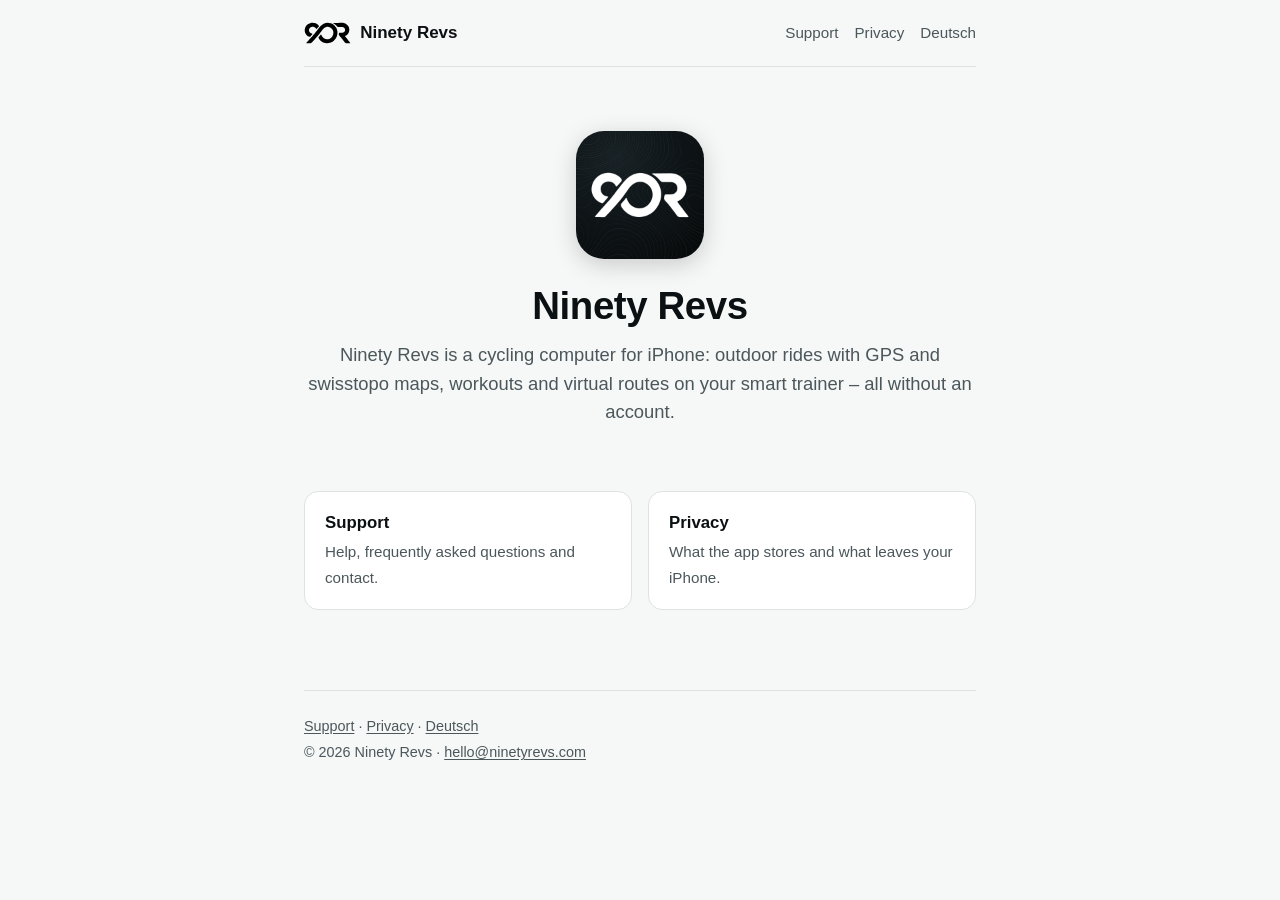
<file: index.html>
<!doctype html>
<html lang="en">
<head>
<meta charset="utf-8">
<meta name="viewport" content="width=device-width, initial-scale=1, viewport-fit=cover">
<title>Ninety Revs</title>
<meta name="description" content="Ninety Revs is a cycling computer for iPhone: outdoor rides with GPS and swisstopo maps, workouts and virtual routes on your smart trainer – all without an account.">
<meta name="color-scheme" content="light dark">
<link rel="stylesheet" href="assets/site.css">
<link rel="icon" href="favicon.png" type="image/png">
<link rel="apple-touch-icon" href="apple-touch-icon.png">
<link rel="alternate" hreflang="en" href="https://ninetyrevs.com/">
<link rel="alternate" hreflang="de" href="https://ninetyrevs.com/de/">
<link rel="canonical" href="https://ninetyrevs.com/">
</head>
<body>
<div class="wrap">
<header class="site">
  <a class="brand" href="./" aria-current="page"><picture><source srcset="assets/90r-white.svg" media="(prefers-color-scheme: dark)"><img src="assets/90r-black.svg" alt="" width="47" height="22"></picture>Ninety Revs</a>
  <nav class="site" aria-label="Main">
    <a href="support/">Support</a>
    <a href="privacy/">Privacy</a>
    <a href="de/" hreflang="de" lang="de">Deutsch</a>
  </nav>
</header>
<main>
<section class="hero">
  <img class="icon" src="assets/app-icon-384.png" alt="Ninety Revs app icon" width="128" height="128">
  <h1>Ninety Revs</h1>
  <p class="lead">Ninety Revs is a cycling computer for iPhone: outdoor rides with GPS and swisstopo maps, workouts and virtual routes on your smart trainer – all without an account.</p>
</section>
<div class="cards">
  <a class="card" href="support/"><strong>Support</strong><span>Help, frequently asked questions and contact.</span></a>
  <a class="card" href="privacy/"><strong>Privacy</strong><span>What the app stores and what leaves your iPhone.</span></a>
</div>
</main>
<footer class="site">
  <p><a href="support/">Support</a> · <a href="privacy/">Privacy</a> · <a href="de/" hreflang="de" lang="de">Deutsch</a></p>
  <p>© 2026 Ninety Revs · <a href="mailto:hello@ninetyrevs.com">hello@ninetyrevs.com</a></p>
</footer>
</div>
</body>
</html>
</file>
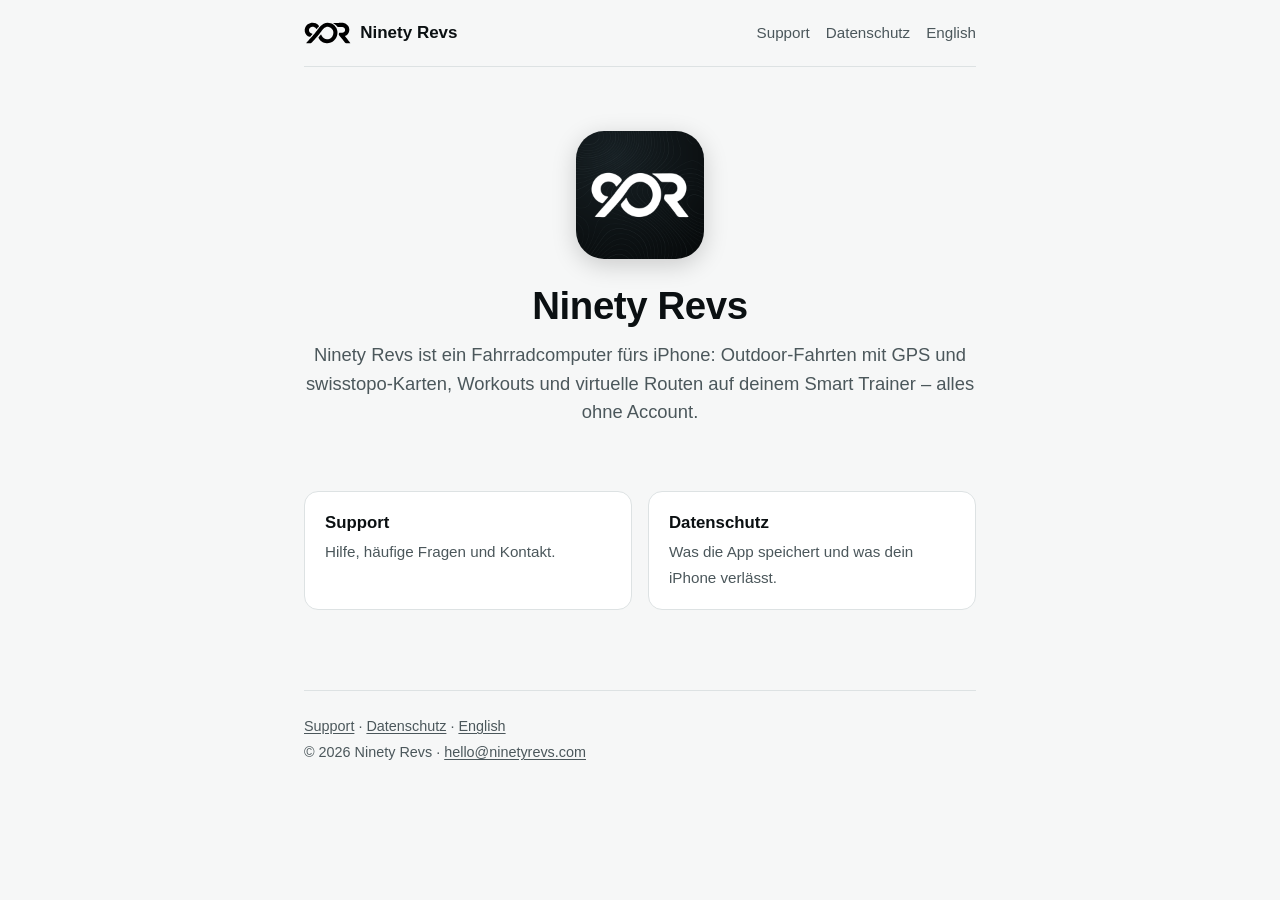
<file: de/index.html>
<!doctype html>
<html lang="de">
<head>
<meta charset="utf-8">
<meta name="viewport" content="width=device-width, initial-scale=1, viewport-fit=cover">
<title>Ninety Revs</title>
<meta name="description" content="Ninety Revs ist ein Fahrradcomputer fürs iPhone: Outdoor-Fahrten mit GPS und swisstopo-Karten, Workouts und virtuelle Routen auf deinem Smart Trainer – alles ohne Account.">
<meta name="color-scheme" content="light dark">
<link rel="stylesheet" href="../assets/site.css">
<link rel="icon" href="../favicon.png" type="image/png">
<link rel="apple-touch-icon" href="../apple-touch-icon.png">
<link rel="alternate" hreflang="en" href="https://ninetyrevs.com/">
<link rel="alternate" hreflang="de" href="https://ninetyrevs.com/de/">
<link rel="canonical" href="https://ninetyrevs.com/de/">
</head>
<body>
<div class="wrap">
<header class="site">
  <a class="brand" href="./" aria-current="page"><picture><source srcset="../assets/90r-white.svg" media="(prefers-color-scheme: dark)"><img src="../assets/90r-black.svg" alt="" width="47" height="22"></picture>Ninety Revs</a>
  <nav class="site" aria-label="Hauptnavigation">
    <a href="support/">Support</a>
    <a href="privacy/">Datenschutz</a>
    <a href="../" hreflang="en" lang="en">English</a>
  </nav>
</header>
<main>
<section class="hero">
  <img class="icon" src="../assets/app-icon-384.png" alt="App-Icon von Ninety Revs" width="128" height="128">
  <h1>Ninety Revs</h1>
  <p class="lead">Ninety Revs ist ein Fahrradcomputer fürs iPhone: Outdoor-Fahrten mit GPS und swisstopo-Karten, Workouts und virtuelle Routen auf deinem Smart Trainer – alles ohne Account.</p>
</section>
<div class="cards">
  <a class="card" href="support/"><strong>Support</strong><span>Hilfe, häufige Fragen und Kontakt.</span></a>
  <a class="card" href="privacy/"><strong>Datenschutz</strong><span>Was die App speichert und was dein iPhone verlässt.</span></a>
</div>
</main>
<footer class="site">
  <p><a href="support/">Support</a> · <a href="privacy/">Datenschutz</a> · <a href="../" hreflang="en" lang="en">English</a></p>
  <p>© 2026 Ninety Revs · <a href="mailto:hello@ninetyrevs.com">hello@ninetyrevs.com</a></p>
</footer>
</div>
</body>
</html>
</file>
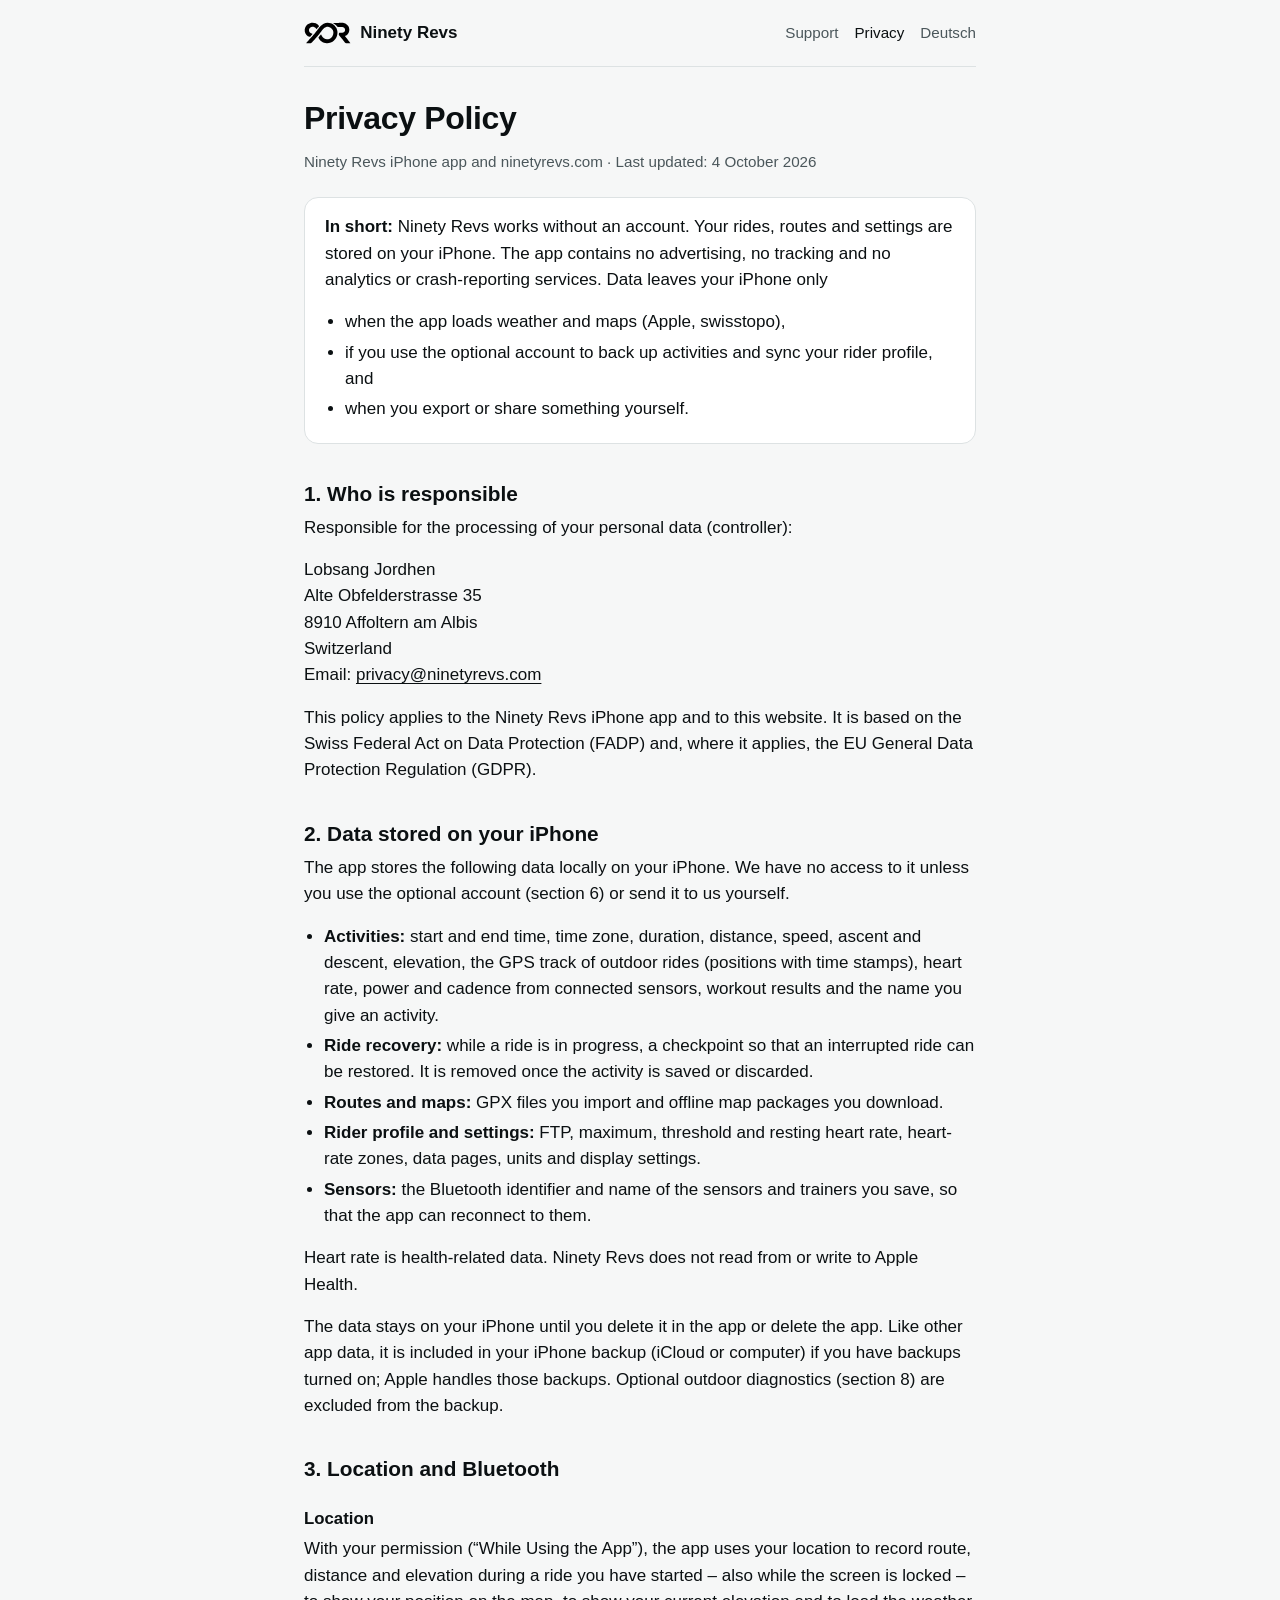
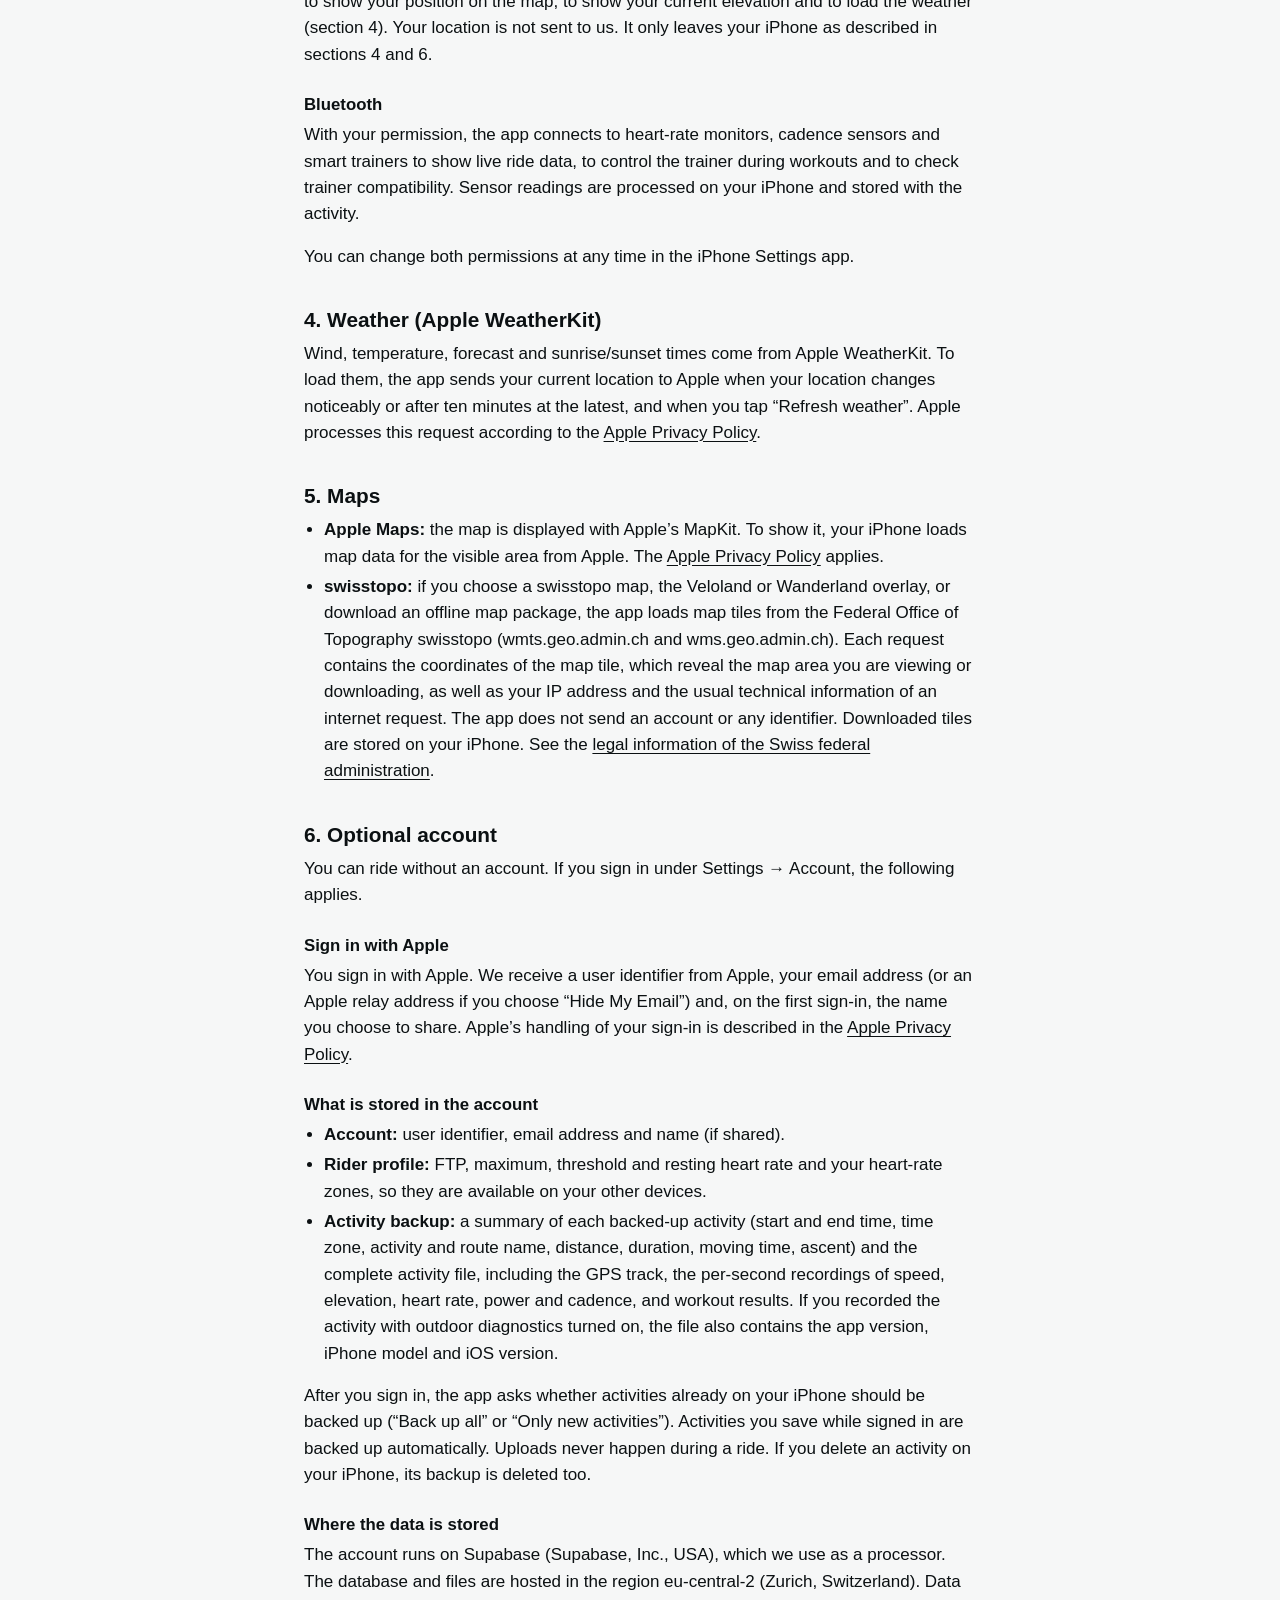
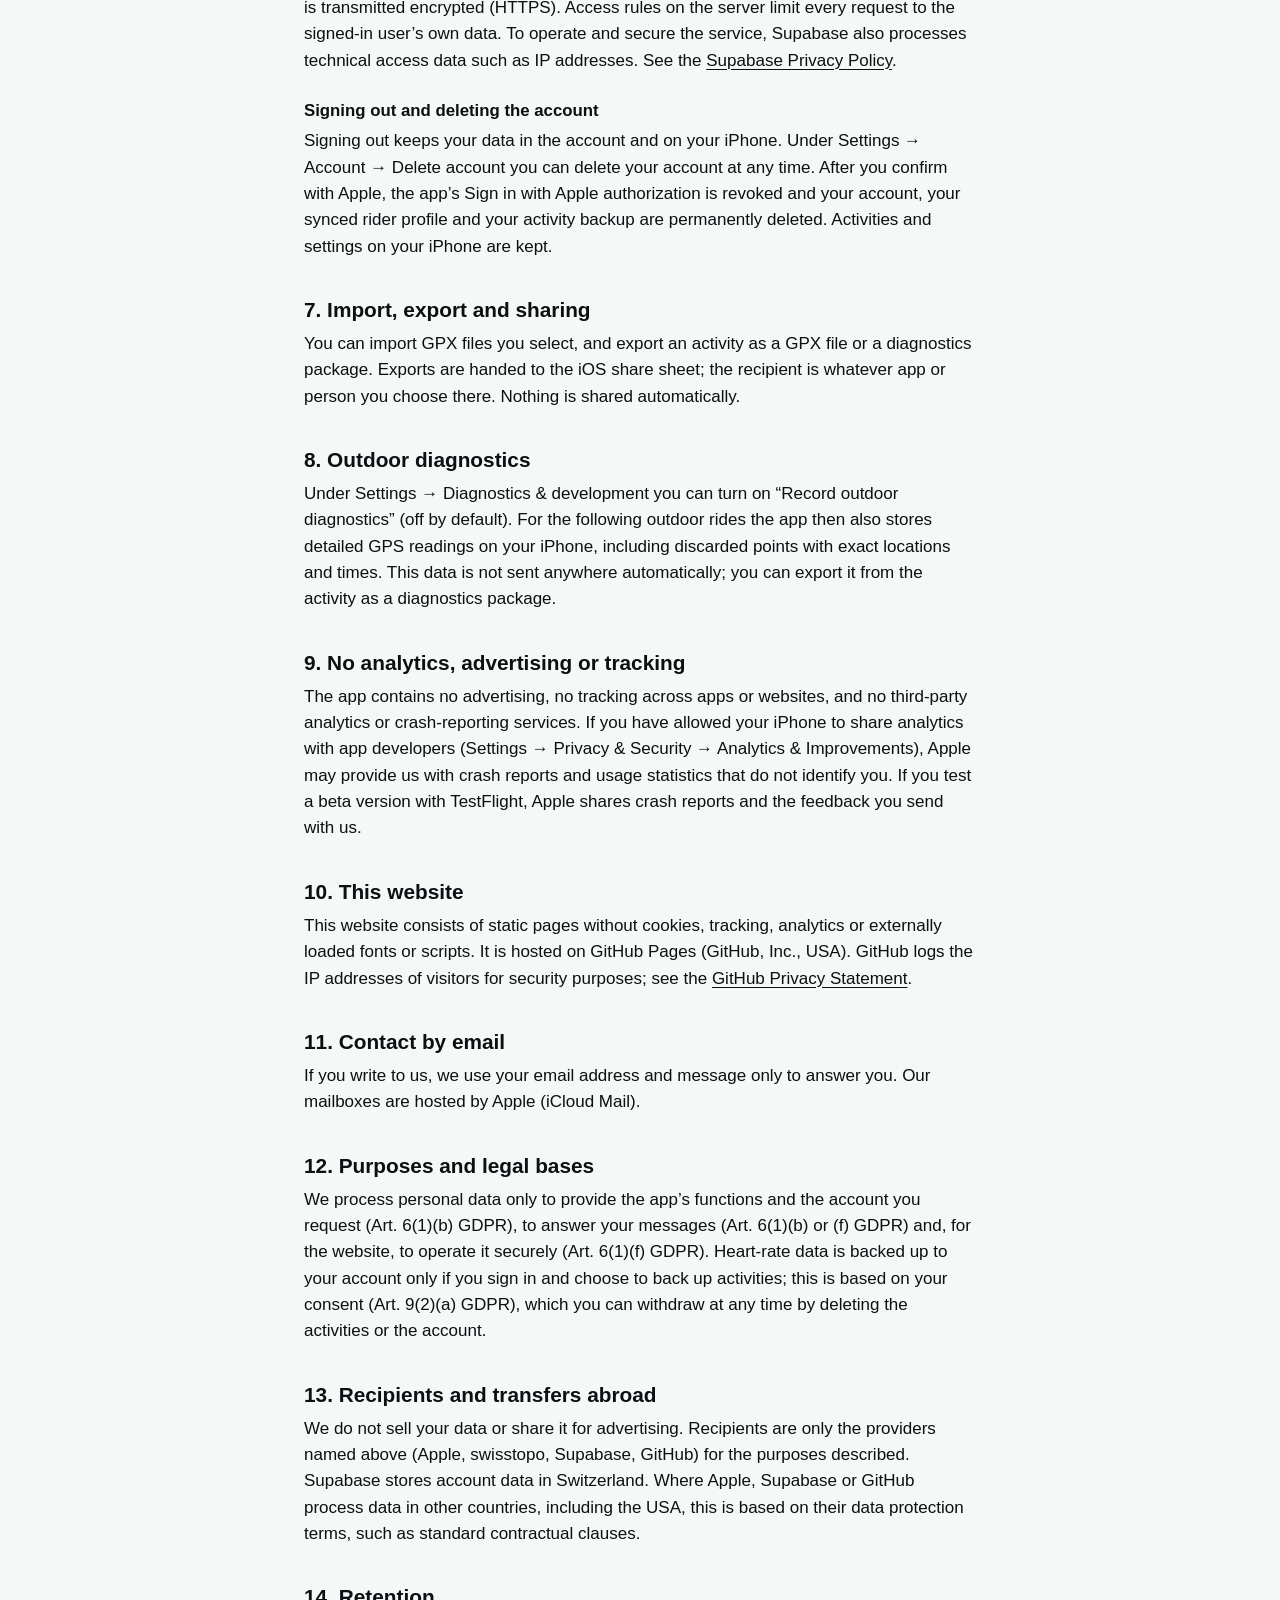
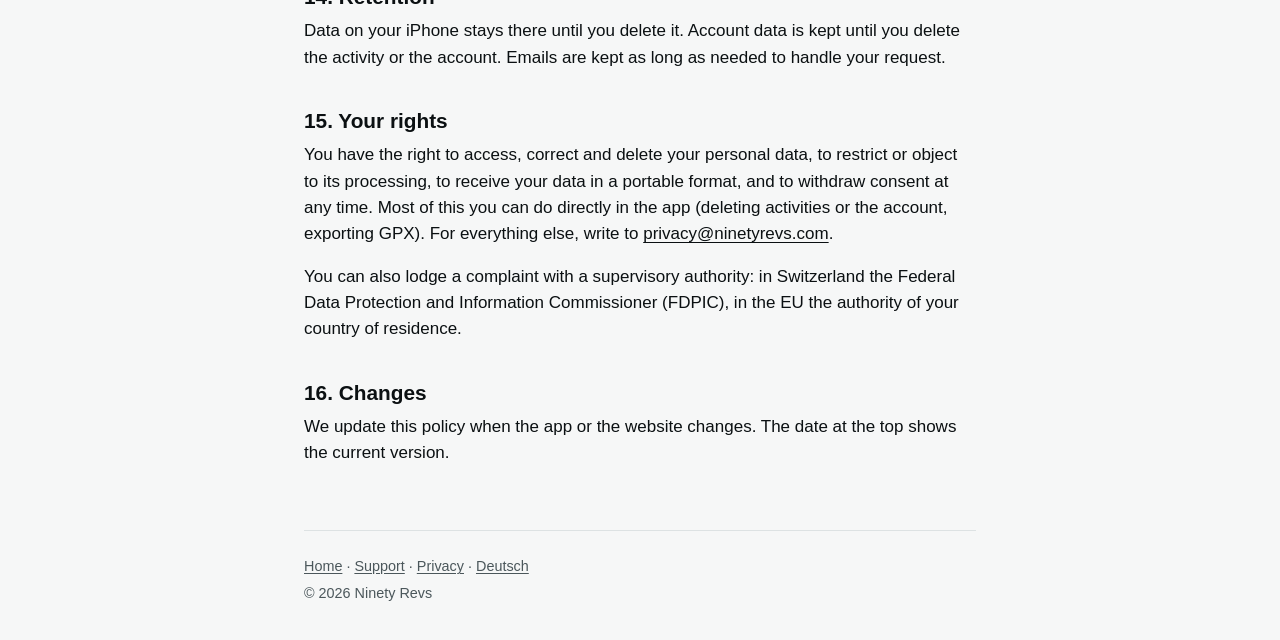
<file: privacy/index.html>
<!doctype html>
<html lang="en">
<head>
<meta charset="utf-8">
<meta name="viewport" content="width=device-width, initial-scale=1, viewport-fit=cover">
<title>Privacy Policy – Ninety Revs</title>
<meta name="description" content="How the Ninety Revs iPhone app and this website handle your data.">
<meta name="color-scheme" content="light dark">
<link rel="stylesheet" href="../assets/site.css">
<link rel="icon" href="../favicon.png" type="image/png">
<link rel="apple-touch-icon" href="../apple-touch-icon.png">
<link rel="alternate" hreflang="en" href="https://ninetyrevs.com/privacy/">
<link rel="alternate" hreflang="de" href="https://ninetyrevs.com/de/privacy/">
<link rel="canonical" href="https://ninetyrevs.com/privacy/">
</head>
<body>
<div class="wrap">
<header class="site">
  <a class="brand" href="../"><picture><source srcset="../assets/90r-white.svg" media="(prefers-color-scheme: dark)"><img src="../assets/90r-black.svg" alt="" width="47" height="22"></picture>Ninety Revs</a>
  <nav class="site" aria-label="Main">
    <a href="../support/">Support</a>
    <a href="./" aria-current="page">Privacy</a>
    <a href="../de/privacy/" hreflang="de" lang="de">Deutsch</a>
  </nav>
</header>
<main>
<h1>Privacy Policy</h1>
<p class="meta">Ninety Revs iPhone app and ninetyrevs.com · Last updated: 4 October 2026</p>

<div class="box">
<p><strong>In short:</strong> Ninety Revs works without an account. Your rides, routes and settings are stored on your iPhone. The app contains no advertising, no tracking and no analytics or crash-reporting services. Data leaves your iPhone only</p>
<ul>
  <li>when the app loads weather and maps (Apple, swisstopo),</li>
  <li>if you use the optional account to back up activities and sync your rider profile, and</li>
  <li>when you export or share something yourself.</li>
</ul>
</div>

<h2 id="controller">1. Who is responsible</h2>
<p>Responsible for the processing of your personal data (controller):</p>
<p>Lobsang Jordhen<br>
Alte Obfelderstrasse 35<br>
8910 Affoltern am Albis<br>
Switzerland<br>
Email: <a href="mailto:privacy@ninetyrevs.com">privacy@ninetyrevs.com</a></p>
<p>This policy applies to the Ninety Revs iPhone app and to this website. It is based on the Swiss Federal Act on Data Protection (FADP) and, where it applies, the EU General Data Protection Regulation (GDPR).</p>

<h2 id="on-device">2. Data stored on your iPhone</h2>
<p>The app stores the following data locally on your iPhone. We have no access to it unless you use the optional account (section 6) or send it to us yourself.</p>
<ul>
  <li><strong>Activities:</strong> start and end time, time zone, duration, distance, speed, ascent and descent, elevation, the GPS track of outdoor rides (positions with time stamps), heart rate, power and cadence from connected sensors, workout results and the name you give an activity.</li>
  <li><strong>Ride recovery:</strong> while a ride is in progress, a checkpoint so that an interrupted ride can be restored. It is removed once the activity is saved or discarded.</li>
  <li><strong>Routes and maps:</strong> GPX files you import and offline map packages you download.</li>
  <li><strong>Rider profile and settings:</strong> FTP, maximum, threshold and resting heart rate, heart-rate zones, data pages, units and display settings.</li>
  <li><strong>Sensors:</strong> the Bluetooth identifier and name of the sensors and trainers you save, so that the app can reconnect to them.</li>
</ul>
<p>Heart rate is health-related data. Ninety Revs does not read from or write to Apple Health.</p>
<p>The data stays on your iPhone until you delete it in the app or delete the app. Like other app data, it is included in your iPhone backup (iCloud or computer) if you have backups turned on; Apple handles those backups. Optional outdoor diagnostics (section 8) are excluded from the backup.</p>

<h2 id="permissions">3. Location and Bluetooth</h2>
<h3>Location</h3>
<p>With your permission (“While Using the App”), the app uses your location to record route, distance and elevation during a ride you have started – also while the screen is locked – to show your position on the map, to show your current elevation and to load the weather (section 4). Your location is not sent to us. It only leaves your iPhone as described in sections 4 and 6.</p>
<h3>Bluetooth</h3>
<p>With your permission, the app connects to heart-rate monitors, cadence sensors and smart trainers to show live ride data, to control the trainer during workouts and to check trainer compatibility. Sensor readings are processed on your iPhone and stored with the activity.</p>
<p>You can change both permissions at any time in the iPhone Settings app.</p>

<h2 id="weather">4. Weather (Apple WeatherKit)</h2>
<p>Wind, temperature, forecast and sunrise/sunset times come from Apple WeatherKit. To load them, the app sends your current location to Apple when your location changes noticeably or after ten minutes at the latest, and when you tap “Refresh weather”. Apple processes this request according to the <a href="https://www.apple.com/legal/privacy/">Apple Privacy Policy</a>.</p>

<h2 id="maps">5. Maps</h2>
<ul>
  <li><strong>Apple Maps:</strong> the map is displayed with Apple’s MapKit. To show it, your iPhone loads map data for the visible area from Apple. The <a href="https://www.apple.com/legal/privacy/">Apple Privacy Policy</a> applies.</li>
  <li><strong>swisstopo:</strong> if you choose a swisstopo map, the Veloland or Wanderland overlay, or download an offline map package, the app loads map tiles from the Federal Office of Topography swisstopo (wmts.geo.admin.ch and wms.geo.admin.ch). Each request contains the coordinates of the map tile, which reveal the map area you are viewing or downloading, as well as your IP address and the usual technical information of an internet request. The app does not send an account or any identifier. Downloaded tiles are stored on your iPhone. See the <a href="https://www.admin.ch/gov/en/start/terms-and-conditions.html">legal information of the Swiss federal administration</a>.</li>
</ul>

<h2 id="account">6. Optional account</h2>
<p>You can ride without an account. If you sign in under Settings → Account, the following applies.</p>
<h3>Sign in with Apple</h3>
<p>You sign in with Apple. We receive a user identifier from Apple, your email address (or an Apple relay address if you choose “Hide My Email”) and, on the first sign-in, the name you choose to share. Apple’s handling of your sign-in is described in the <a href="https://www.apple.com/legal/privacy/">Apple Privacy Policy</a>.</p>
<h3>What is stored in the account</h3>
<ul>
  <li><strong>Account:</strong> user identifier, email address and name (if shared).</li>
  <li><strong>Rider profile:</strong> FTP, maximum, threshold and resting heart rate and your heart-rate zones, so they are available on your other devices.</li>
  <li><strong>Activity backup:</strong> a summary of each backed-up activity (start and end time, time zone, activity and route name, distance, duration, moving time, ascent) and the complete activity file, including the GPS track, the per-second recordings of speed, elevation, heart rate, power and cadence, and workout results. If you recorded the activity with outdoor diagnostics turned on, the file also contains the app version, iPhone model and iOS version.</li>
</ul>
<p>After you sign in, the app asks whether activities already on your iPhone should be backed up (“Back up all” or “Only new activities”). Activities you save while signed in are backed up automatically. Uploads never happen during a ride. If you delete an activity on your iPhone, its backup is deleted too.</p>
<h3>Where the data is stored</h3>
<p>The account runs on Supabase (Supabase, Inc., USA), which we use as a processor. The database and files are hosted in the region eu-central-2 (Zurich, Switzerland). Data is transmitted encrypted (HTTPS). Access rules on the server limit every request to the signed-in user’s own data. To operate and secure the service, Supabase also processes technical access data such as IP addresses. See the <a href="https://supabase.com/privacy">Supabase Privacy Policy</a>.</p>
<h3>Signing out and deleting the account</h3>
<p>Signing out keeps your data in the account and on your iPhone. Under Settings → Account → Delete account you can delete your account at any time. After you confirm with Apple, the app’s Sign in with Apple authorization is revoked and your account, your synced rider profile and your activity backup are permanently deleted. Activities and settings on your iPhone are kept.</p>

<h2 id="sharing">7. Import, export and sharing</h2>
<p>You can import GPX files you select, and export an activity as a GPX file or a diagnostics package. Exports are handed to the iOS share sheet; the recipient is whatever app or person you choose there. Nothing is shared automatically.</p>

<h2 id="diagnostics">8. Outdoor diagnostics</h2>
<p>Under Settings → Diagnostics &amp; development you can turn on “Record outdoor diagnostics” (off by default). For the following outdoor rides the app then also stores detailed GPS readings on your iPhone, including discarded points with exact locations and times. This data is not sent anywhere automatically; you can export it from the activity as a diagnostics package.</p>

<h2 id="analytics">9. No analytics, advertising or tracking</h2>
<p>The app contains no advertising, no tracking across apps or websites, and no third-party analytics or crash-reporting services. If you have allowed your iPhone to share analytics with app developers (Settings → Privacy &amp; Security → Analytics &amp; Improvements), Apple may provide us with crash reports and usage statistics that do not identify you. If you test a beta version with TestFlight, Apple shares crash reports and the feedback you send with us.</p>

<h2 id="website">10. This website</h2>
<p>This website consists of static pages without cookies, tracking, analytics or externally loaded fonts or scripts. It is hosted on GitHub Pages (GitHub, Inc., USA). GitHub logs the IP addresses of visitors for security purposes; see the <a href="https://docs.github.com/en/site-policy/privacy-policies/github-general-privacy-statement">GitHub Privacy Statement</a>.</p>

<h2 id="email">11. Contact by email</h2>
<p>If you write to us, we use your email address and message only to answer you. Our mailboxes are hosted by Apple (iCloud Mail).</p>

<h2 id="legal-bases">12. Purposes and legal bases</h2>
<p>We process personal data only to provide the app’s functions and the account you request (Art. 6(1)(b) GDPR), to answer your messages (Art. 6(1)(b) or (f) GDPR) and, for the website, to operate it securely (Art. 6(1)(f) GDPR). Heart-rate data is backed up to your account only if you sign in and choose to back up activities; this is based on your consent (Art. 9(2)(a) GDPR), which you can withdraw at any time by deleting the activities or the account.</p>

<h2 id="recipients">13. Recipients and transfers abroad</h2>
<p>We do not sell your data or share it for advertising. Recipients are only the providers named above (Apple, swisstopo, Supabase, GitHub) for the purposes described. Supabase stores account data in Switzerland. Where Apple, Supabase or GitHub process data in other countries, including the USA, this is based on their data protection terms, such as standard contractual clauses.</p>

<h2 id="retention">14. Retention</h2>
<p>Data on your iPhone stays there until you delete it. Account data is kept until you delete the activity or the account. Emails are kept as long as needed to handle your request.</p>

<h2 id="rights">15. Your rights</h2>
<p>You have the right to access, correct and delete your personal data, to restrict or object to its processing, to receive your data in a portable format, and to withdraw consent at any time. Most of this you can do directly in the app (deleting activities or the account, exporting GPX). For everything else, write to <a href="mailto:privacy@ninetyrevs.com">privacy@ninetyrevs.com</a>.</p>
<p>You can also lodge a complaint with a supervisory authority: in Switzerland the Federal Data Protection and Information Commissioner (FDPIC), in the EU the authority of your country of residence.</p>

<h2 id="changes">16. Changes</h2>
<p>We update this policy when the app or the website changes. The date at the top shows the current version.</p>
</main>
<footer class="site">
  <p><a href="../">Home</a> · <a href="../support/">Support</a> · <a href="./">Privacy</a> · <a href="../de/privacy/" hreflang="de" lang="de">Deutsch</a></p>
  <p>© 2026 Ninety Revs</p>
</footer>
</div>
</body>
</html>
</file>
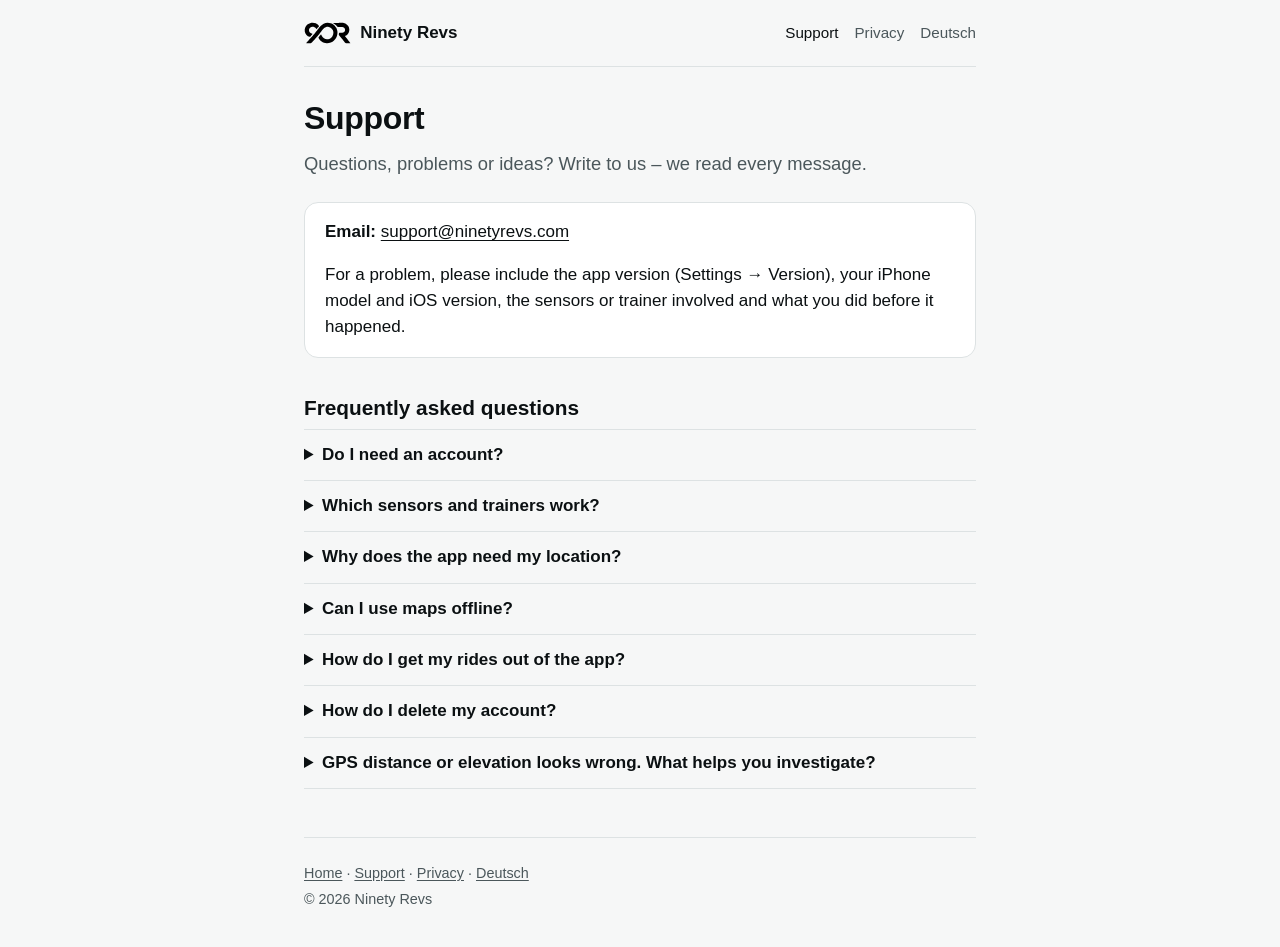
<file: support/index.html>
<!doctype html>
<html lang="en">
<head>
<meta charset="utf-8">
<meta name="viewport" content="width=device-width, initial-scale=1, viewport-fit=cover">
<title>Support – Ninety Revs</title>
<meta name="description" content="Help and contact for the Ninety Revs iPhone app.">
<meta name="color-scheme" content="light dark">
<link rel="stylesheet" href="../assets/site.css">
<link rel="icon" href="../favicon.png" type="image/png">
<link rel="apple-touch-icon" href="../apple-touch-icon.png">
<link rel="alternate" hreflang="en" href="https://ninetyrevs.com/support/">
<link rel="alternate" hreflang="de" href="https://ninetyrevs.com/de/support/">
<link rel="canonical" href="https://ninetyrevs.com/support/">
</head>
<body>
<div class="wrap">
<header class="site">
  <a class="brand" href="../"><picture><source srcset="../assets/90r-white.svg" media="(prefers-color-scheme: dark)"><img src="../assets/90r-black.svg" alt="" width="47" height="22"></picture>Ninety Revs</a>
  <nav class="site" aria-label="Main">
    <a href="./" aria-current="page">Support</a>
    <a href="../privacy/">Privacy</a>
    <a href="../de/support/" hreflang="de" lang="de">Deutsch</a>
  </nav>
</header>
<main>
<h1>Support</h1>
<p class="lead">Questions, problems or ideas? Write to us – we read every message.</p>

<div class="box">
<p><strong>Email:</strong> <a href="mailto:support@ninetyrevs.com">support@ninetyrevs.com</a></p>
<p>For a problem, please include the app version (Settings → Version), your iPhone model and iOS version, the sensors or trainer involved and what you did before it happened.</p>
</div>

<h2>Frequently asked questions</h2>

<details>
<summary>Do I need an account?</summary>
<p>No. Riding, workouts, routes and your activity history work without an account and without an internet connection. The optional account (Settings → Account, Sign in with Apple) backs up your activities and keeps your rider profile on all your devices.</p>
</details>

<details>
<summary>Which sensors and trainers work?</summary>
<p>Ninety Revs connects via Bluetooth to standard heart-rate monitors, cadence sensors and smart trainers that support the FTMS standard. You can save one sensor per type under Settings → Sensors; the app reconnects to it automatically.</p>
</details>

<details>
<summary>Why does the app need my location?</summary>
<p>To record route, distance and elevation during an outdoor ride – also with the screen locked – to show your position on the map and to load the weather for where you are. The app only asks for access “While Using the App”.</p>
</details>

<details>
<summary>Can I use maps offline?</summary>
<p>Yes, for Switzerland and Liechtenstein: for an imported route you can download a swisstopo map package along the route and use it without a connection.</p>
</details>

<details>
<summary>How do I get my rides out of the app?</summary>
<p>Open an activity, tap the menu at the top right and choose “Export GPX”. You can then save or share the file with any app.</p>
</details>

<details>
<summary>How do I delete my account?</summary>
<p>Go to Settings → Account → Delete account and confirm with Apple. Your account, activity backup and synced rider profile are permanently deleted; activities and settings on your iPhone stay. Details are in the <a href="../privacy/#account">privacy policy</a>.</p>
</details>

<details>
<summary>GPS distance or elevation looks wrong. What helps you investigate?</summary>
<p>Turn on Settings → Diagnostics &amp; development → Record outdoor diagnostics before your next outdoor ride. Afterwards open the activity, choose “Export diagnostics package” and send it to <a href="mailto:support@ninetyrevs.com">support@ninetyrevs.com</a>. The package contains exact locations and times, so only send it if you are comfortable with that.</p>
</details>
</main>
<footer class="site">
  <p><a href="../">Home</a> · <a href="./">Support</a> · <a href="../privacy/">Privacy</a> · <a href="../de/support/" hreflang="de" lang="de">Deutsch</a></p>
  <p>© 2026 Ninety Revs</p>
</footer>
</div>
</body>
</html>
</file>
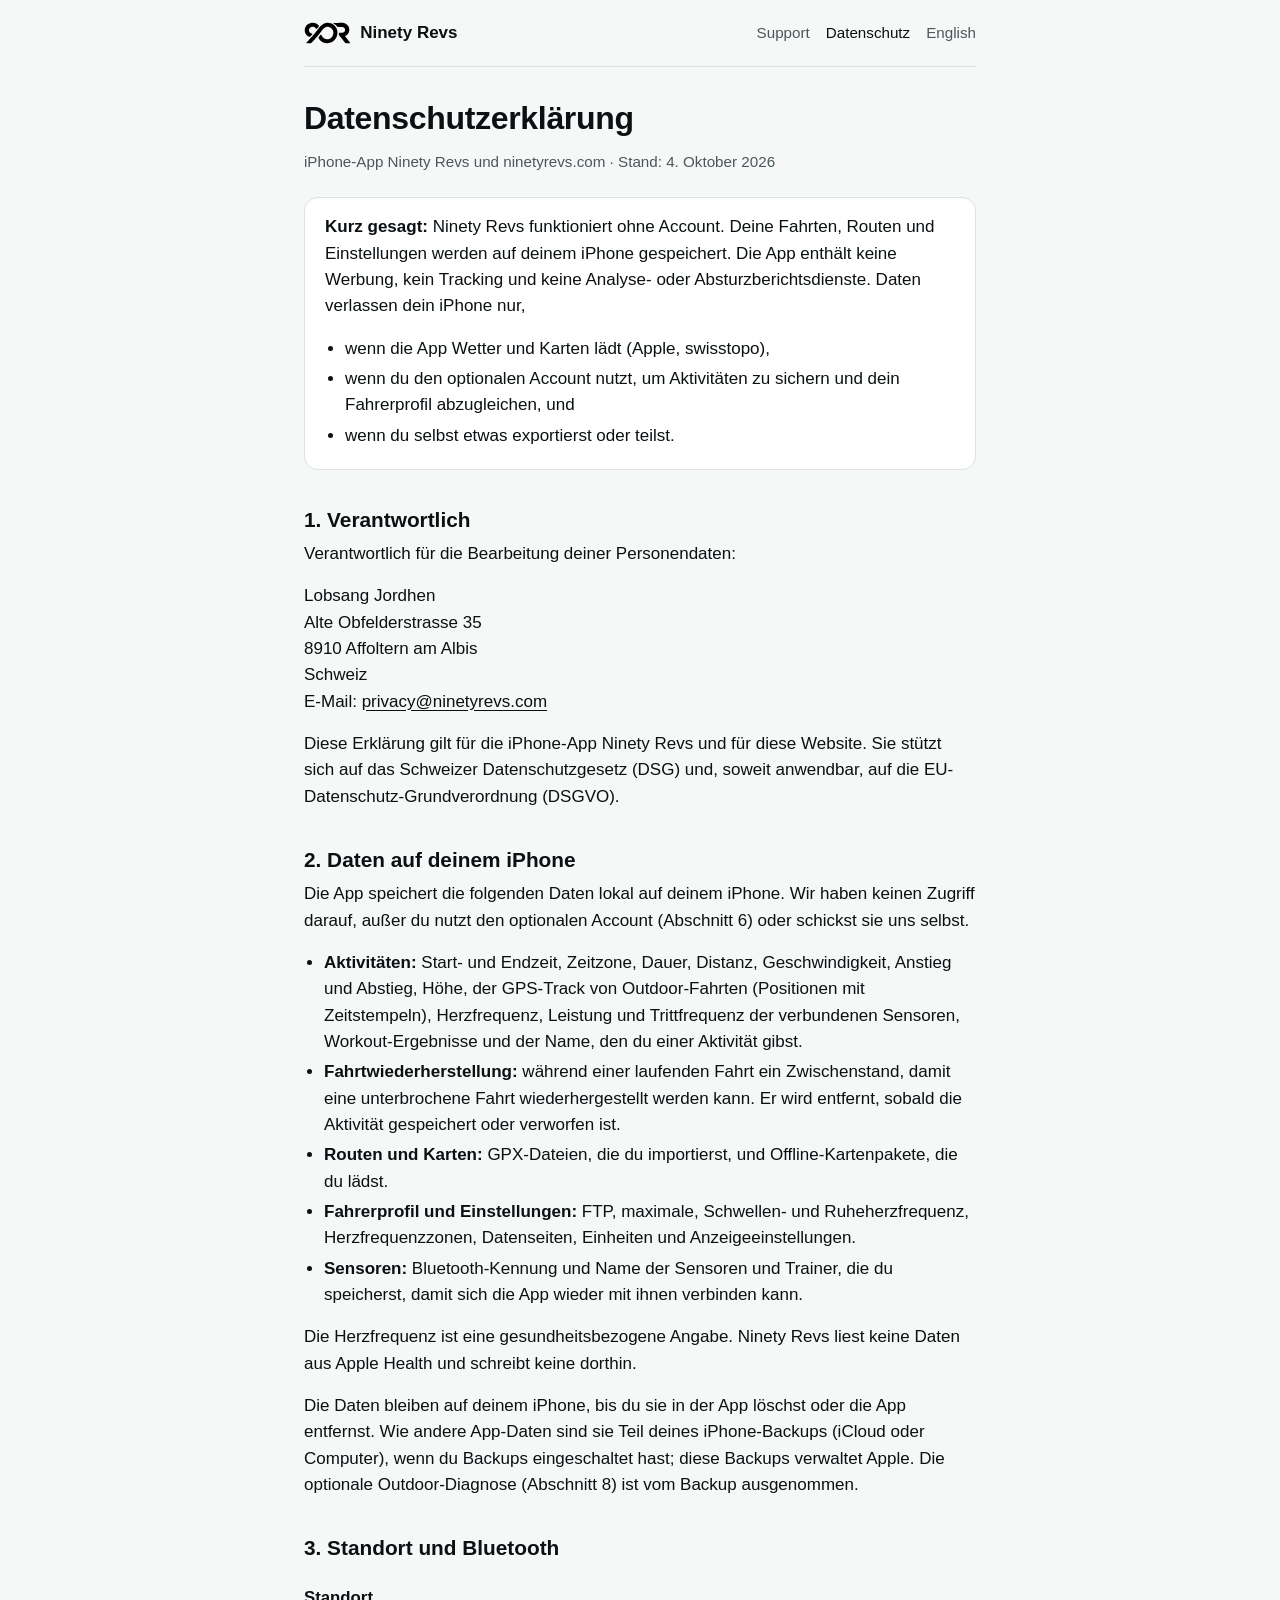
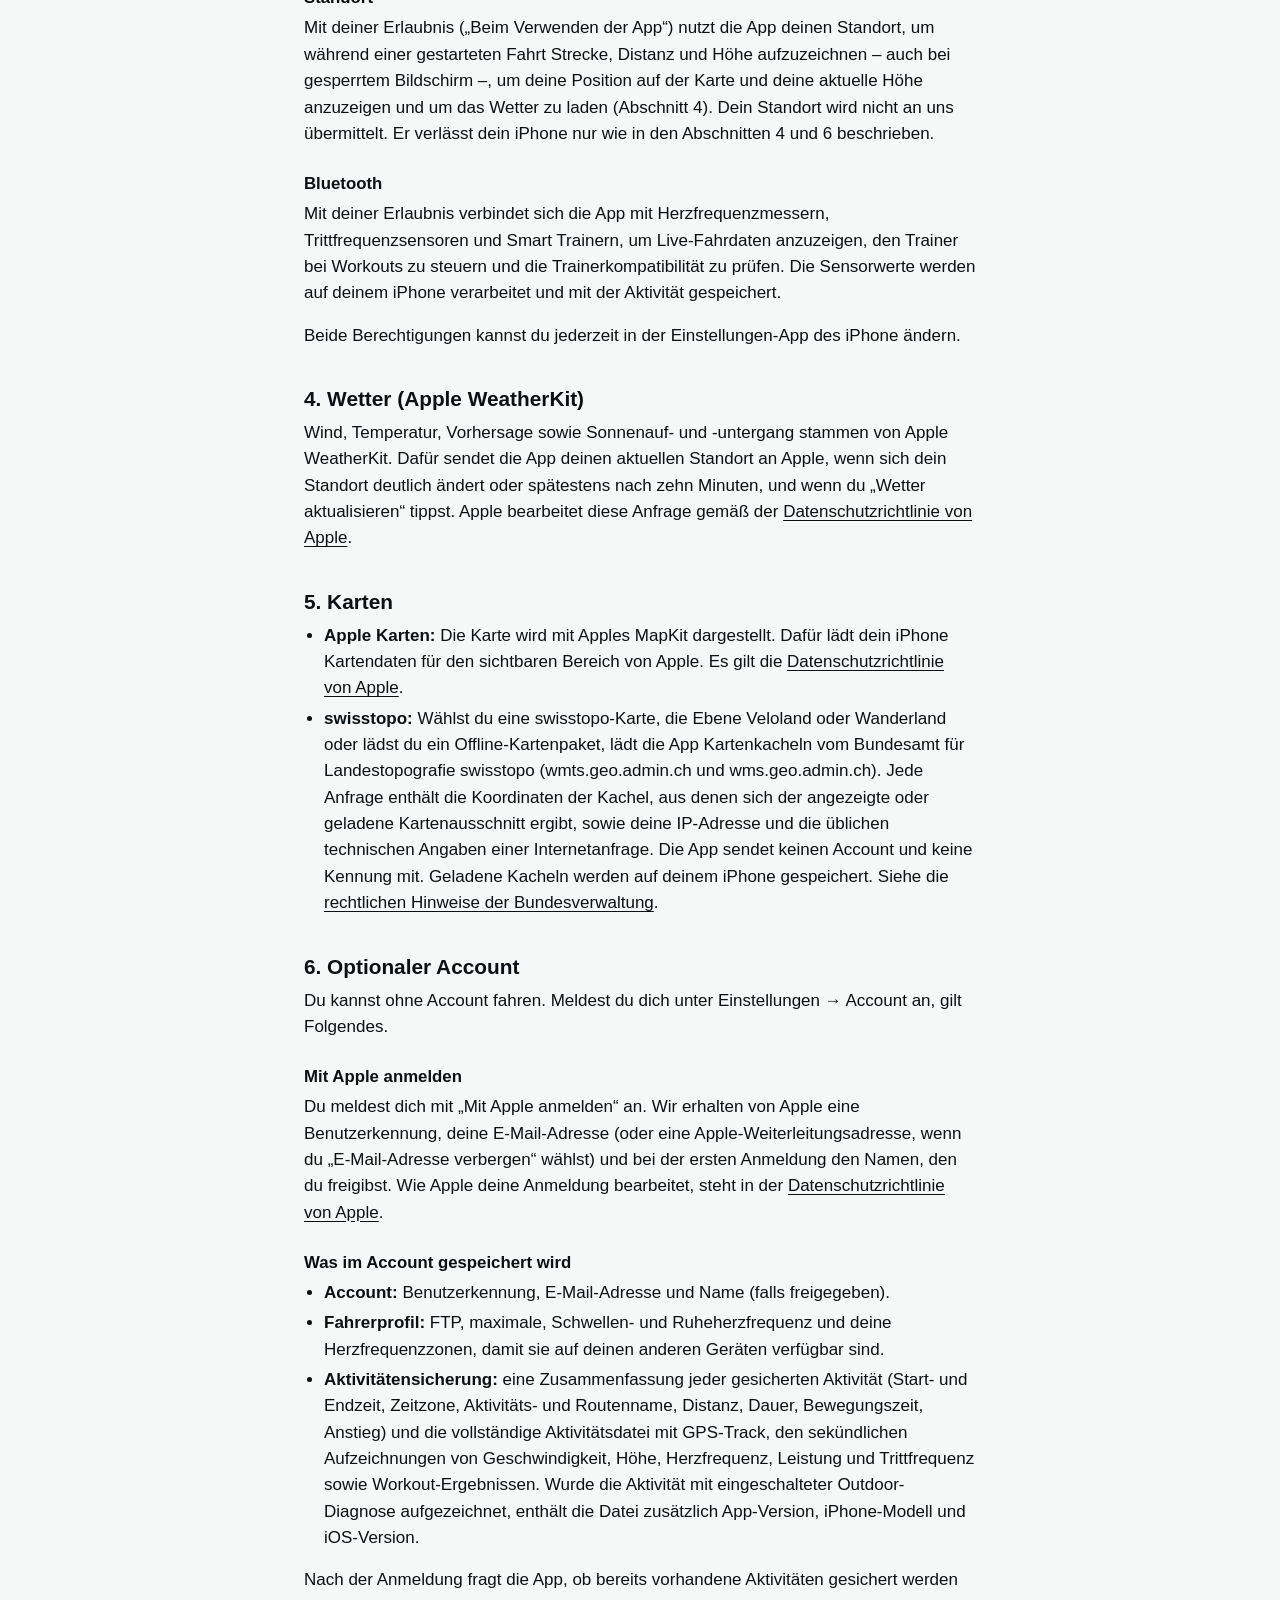
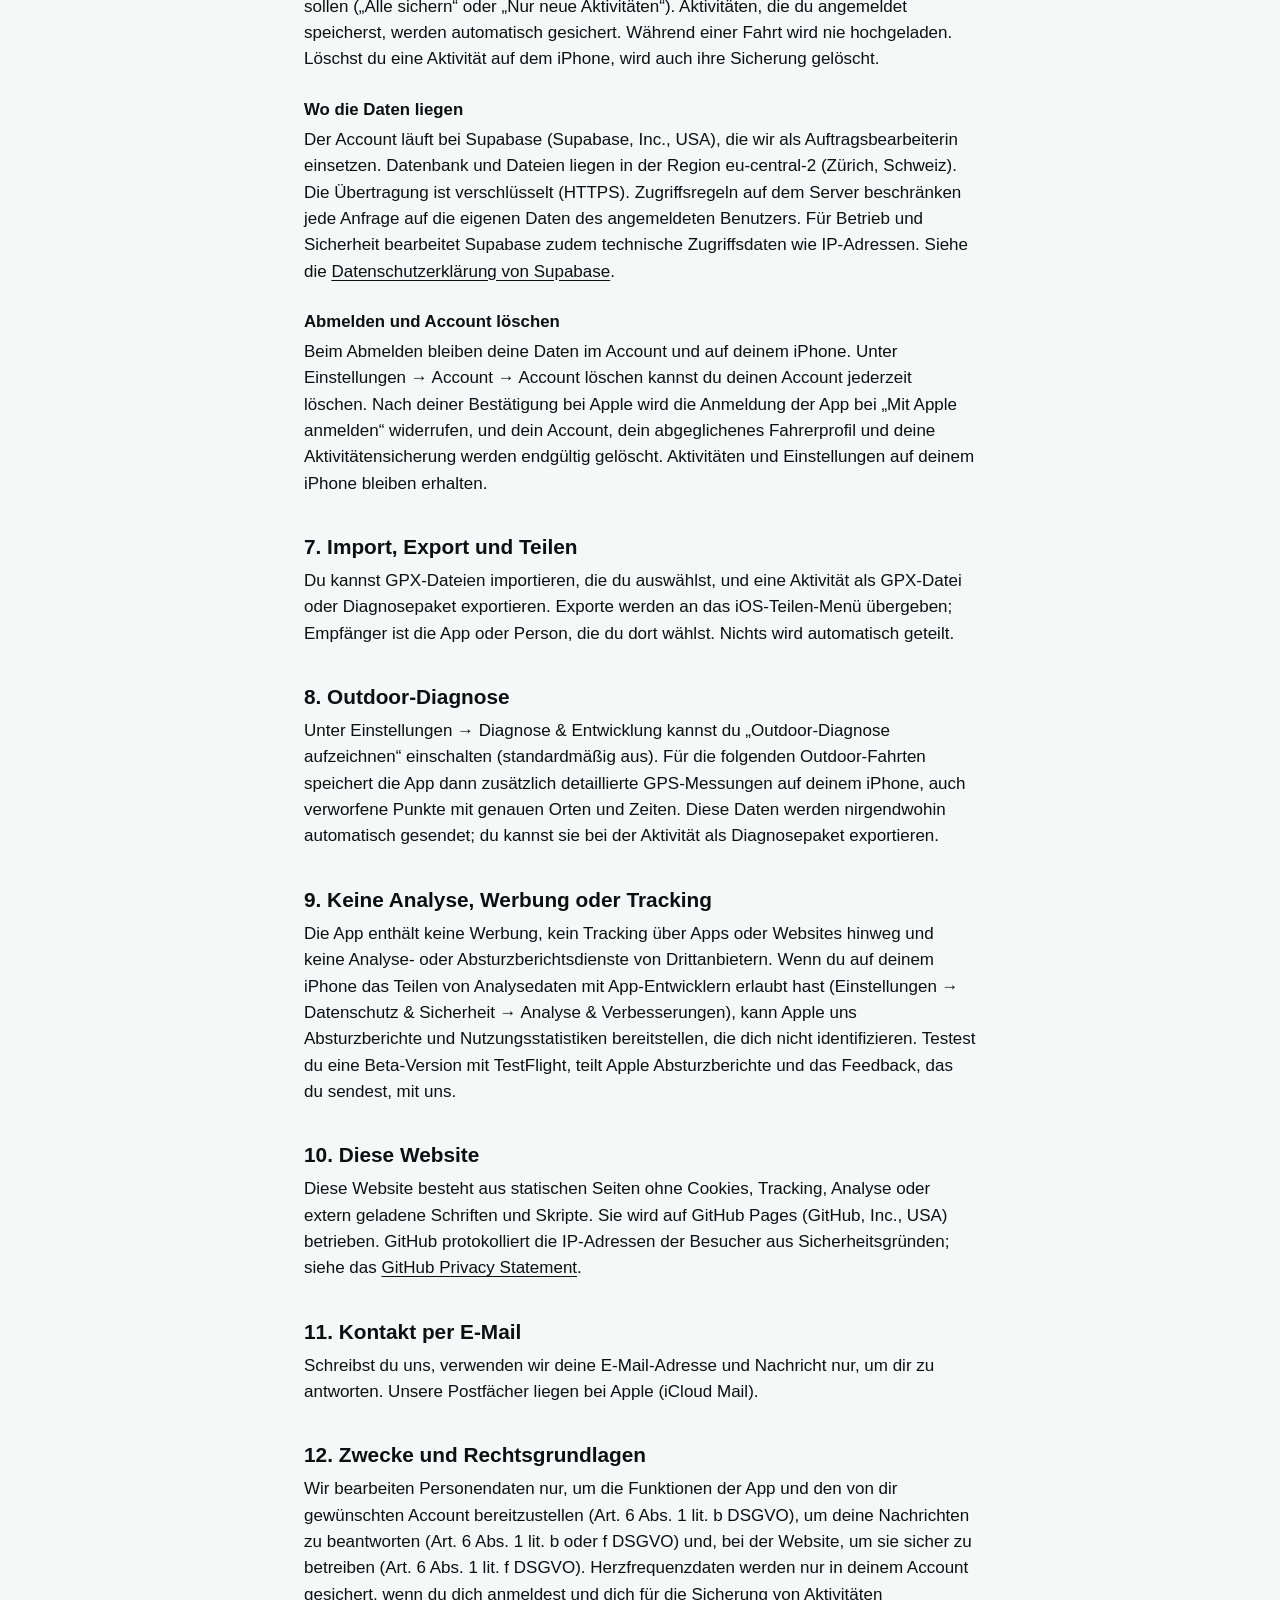
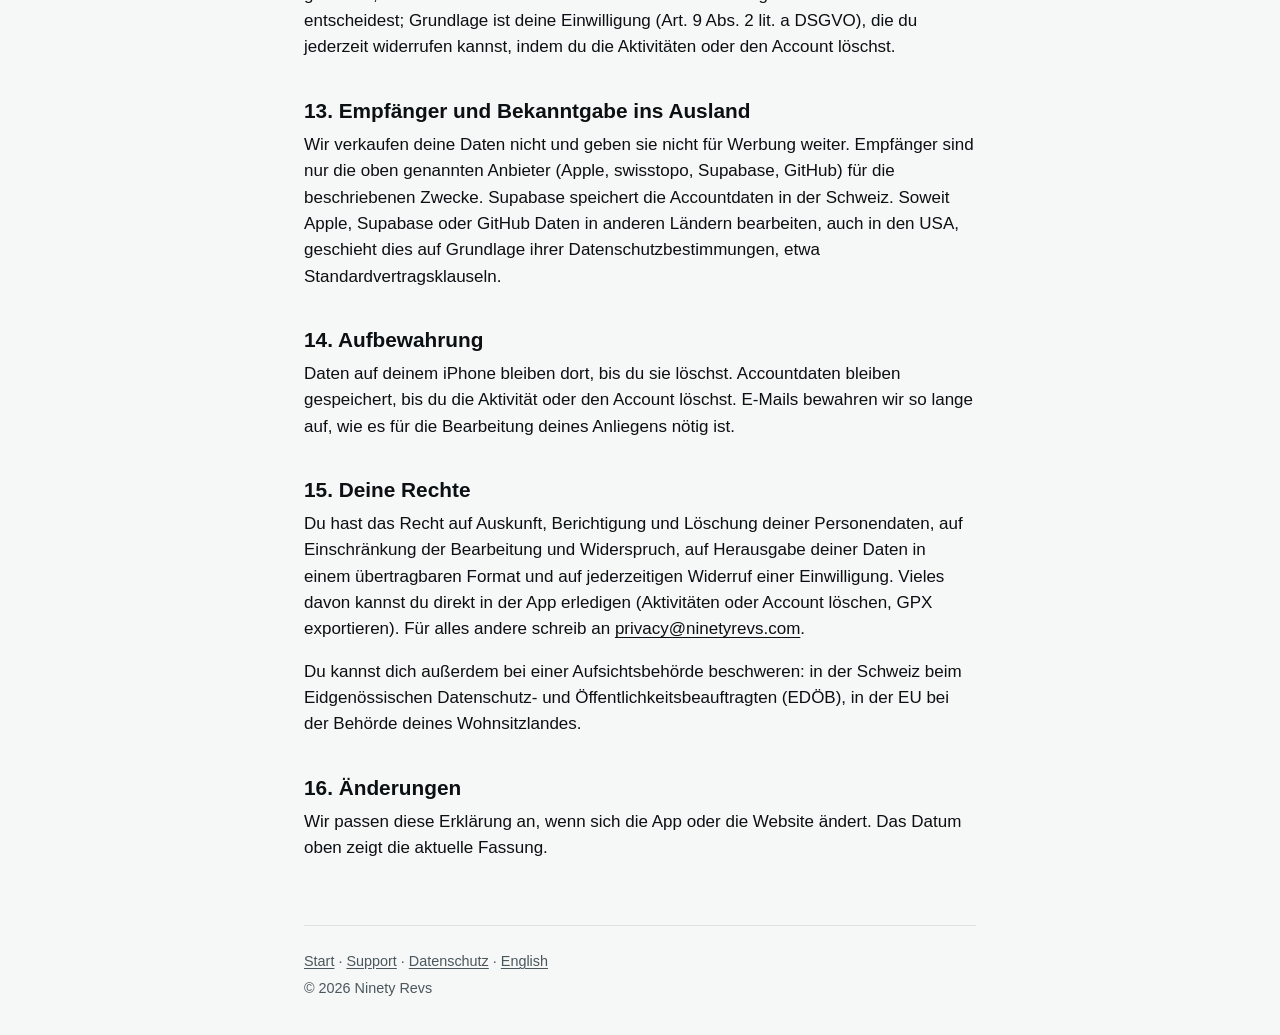
<file: de/privacy/index.html>
<!doctype html>
<html lang="de">
<head>
<meta charset="utf-8">
<meta name="viewport" content="width=device-width, initial-scale=1, viewport-fit=cover">
<title>Datenschutzerklärung – Ninety Revs</title>
<meta name="description" content="Wie die iPhone-App Ninety Revs und diese Website mit deinen Daten umgehen.">
<meta name="color-scheme" content="light dark">
<link rel="stylesheet" href="../../assets/site.css">
<link rel="icon" href="../../favicon.png" type="image/png">
<link rel="apple-touch-icon" href="../../apple-touch-icon.png">
<link rel="alternate" hreflang="en" href="https://ninetyrevs.com/privacy/">
<link rel="alternate" hreflang="de" href="https://ninetyrevs.com/de/privacy/">
<link rel="canonical" href="https://ninetyrevs.com/de/privacy/">
</head>
<body>
<div class="wrap">
<header class="site">
  <a class="brand" href="../"><picture><source srcset="../../assets/90r-white.svg" media="(prefers-color-scheme: dark)"><img src="../../assets/90r-black.svg" alt="" width="47" height="22"></picture>Ninety Revs</a>
  <nav class="site" aria-label="Hauptnavigation">
    <a href="../support/">Support</a>
    <a href="./" aria-current="page">Datenschutz</a>
    <a href="../../privacy/" hreflang="en" lang="en">English</a>
  </nav>
</header>
<main>
<h1>Datenschutzerklärung</h1>
<p class="meta">iPhone-App Ninety Revs und ninetyrevs.com · Stand: 4. Oktober 2026</p>

<div class="box">
<p><strong>Kurz gesagt:</strong> Ninety Revs funktioniert ohne Account. Deine Fahrten, Routen und Einstellungen werden auf deinem iPhone gespeichert. Die App enthält keine Werbung, kein Tracking und keine Analyse- oder Absturzberichtsdienste. Daten verlassen dein iPhone nur,</p>
<ul>
  <li>wenn die App Wetter und Karten lädt (Apple, swisstopo),</li>
  <li>wenn du den optionalen Account nutzt, um Aktivitäten zu sichern und dein Fahrerprofil abzugleichen, und</li>
  <li>wenn du selbst etwas exportierst oder teilst.</li>
</ul>
</div>

<h2 id="verantwortlich">1. Verantwortlich</h2>
<p>Verantwortlich für die Bearbeitung deiner Personendaten:</p>
<p>Lobsang Jordhen<br>
Alte Obfelderstrasse 35<br>
8910 Affoltern am Albis<br>
Schweiz<br>
E-Mail: <a href="mailto:privacy@ninetyrevs.com">privacy@ninetyrevs.com</a></p>
<p>Diese Erklärung gilt für die iPhone-App Ninety Revs und für diese Website. Sie stützt sich auf das Schweizer Datenschutzgesetz (DSG) und, soweit anwendbar, auf die EU-Datenschutz-Grundverordnung (DSGVO).</p>

<h2 id="auf-dem-iphone">2. Daten auf deinem iPhone</h2>
<p>Die App speichert die folgenden Daten lokal auf deinem iPhone. Wir haben keinen Zugriff darauf, außer du nutzt den optionalen Account (Abschnitt 6) oder schickst sie uns selbst.</p>
<ul>
  <li><strong>Aktivitäten:</strong> Start- und Endzeit, Zeitzone, Dauer, Distanz, Geschwindigkeit, Anstieg und Abstieg, Höhe, der GPS-Track von Outdoor-Fahrten (Positionen mit Zeitstempeln), Herzfrequenz, Leistung und Trittfrequenz der verbundenen Sensoren, Workout-Ergebnisse und der Name, den du einer Aktivität gibst.</li>
  <li><strong>Fahrtwiederherstellung:</strong> während einer laufenden Fahrt ein Zwischenstand, damit eine unterbrochene Fahrt wiederhergestellt werden kann. Er wird entfernt, sobald die Aktivität gespeichert oder verworfen ist.</li>
  <li><strong>Routen und Karten:</strong> GPX-Dateien, die du importierst, und Offline-Kartenpakete, die du lädst.</li>
  <li><strong>Fahrerprofil und Einstellungen:</strong> FTP, maximale, Schwellen- und Ruheherzfrequenz, Herzfrequenzzonen, Datenseiten, Einheiten und Anzeigeeinstellungen.</li>
  <li><strong>Sensoren:</strong> Bluetooth-Kennung und Name der Sensoren und Trainer, die du speicherst, damit sich die App wieder mit ihnen verbinden kann.</li>
</ul>
<p>Die Herzfrequenz ist eine gesundheitsbezogene Angabe. Ninety Revs liest keine Daten aus Apple Health und schreibt keine dorthin.</p>
<p>Die Daten bleiben auf deinem iPhone, bis du sie in der App löschst oder die App entfernst. Wie andere App-Daten sind sie Teil deines iPhone-Backups (iCloud oder Computer), wenn du Backups eingeschaltet hast; diese Backups verwaltet Apple. Die optionale Outdoor-Diagnose (Abschnitt 8) ist vom Backup ausgenommen.</p>

<h2 id="berechtigungen">3. Standort und Bluetooth</h2>
<h3>Standort</h3>
<p>Mit deiner Erlaubnis („Beim Verwenden der App“) nutzt die App deinen Standort, um während einer gestarteten Fahrt Strecke, Distanz und Höhe aufzuzeichnen – auch bei gesperrtem Bildschirm –, um deine Position auf der Karte und deine aktuelle Höhe anzuzeigen und um das Wetter zu laden (Abschnitt 4). Dein Standort wird nicht an uns übermittelt. Er verlässt dein iPhone nur wie in den Abschnitten 4 und 6 beschrieben.</p>
<h3>Bluetooth</h3>
<p>Mit deiner Erlaubnis verbindet sich die App mit Herzfrequenzmessern, Trittfrequenzsensoren und Smart Trainern, um Live-Fahrdaten anzuzeigen, den Trainer bei Workouts zu steuern und die Trainerkompatibilität zu prüfen. Die Sensorwerte werden auf deinem iPhone verarbeitet und mit der Aktivität gespeichert.</p>
<p>Beide Berechtigungen kannst du jederzeit in der Einstellungen-App des iPhone ändern.</p>

<h2 id="wetter">4. Wetter (Apple WeatherKit)</h2>
<p>Wind, Temperatur, Vorhersage sowie Sonnenauf- und -untergang stammen von Apple WeatherKit. Dafür sendet die App deinen aktuellen Standort an Apple, wenn sich dein Standort deutlich ändert oder spätestens nach zehn Minuten, und wenn du „Wetter aktualisieren“ tippst. Apple bearbeitet diese Anfrage gemäß der <a href="https://www.apple.com/legal/privacy/">Datenschutzrichtlinie von Apple</a>.</p>

<h2 id="karten">5. Karten</h2>
<ul>
  <li><strong>Apple Karten:</strong> Die Karte wird mit Apples MapKit dargestellt. Dafür lädt dein iPhone Kartendaten für den sichtbaren Bereich von Apple. Es gilt die <a href="https://www.apple.com/legal/privacy/">Datenschutzrichtlinie von Apple</a>.</li>
  <li><strong>swisstopo:</strong> Wählst du eine swisstopo-Karte, die Ebene Veloland oder Wanderland oder lädst du ein Offline-Kartenpaket, lädt die App Kartenkacheln vom Bundesamt für Landestopografie swisstopo (wmts.geo.admin.ch und wms.geo.admin.ch). Jede Anfrage enthält die Koordinaten der Kachel, aus denen sich der angezeigte oder geladene Kartenausschnitt ergibt, sowie deine IP-Adresse und die üblichen technischen Angaben einer Internetanfrage. Die App sendet keinen Account und keine Kennung mit. Geladene Kacheln werden auf deinem iPhone gespeichert. Siehe die <a href="https://www.admin.ch/gov/de/start/rechtliches.html">rechtlichen Hinweise der Bundesverwaltung</a>.</li>
</ul>

<h2 id="account">6. Optionaler Account</h2>
<p>Du kannst ohne Account fahren. Meldest du dich unter Einstellungen → Account an, gilt Folgendes.</p>
<h3>Mit Apple anmelden</h3>
<p>Du meldest dich mit „Mit Apple anmelden“ an. Wir erhalten von Apple eine Benutzerkennung, deine E-Mail-Adresse (oder eine Apple-Weiterleitungsadresse, wenn du „E-Mail-Adresse verbergen“ wählst) und bei der ersten Anmeldung den Namen, den du freigibst. Wie Apple deine Anmeldung bearbeitet, steht in der <a href="https://www.apple.com/legal/privacy/">Datenschutzrichtlinie von Apple</a>.</p>
<h3>Was im Account gespeichert wird</h3>
<ul>
  <li><strong>Account:</strong> Benutzerkennung, E-Mail-Adresse und Name (falls freigegeben).</li>
  <li><strong>Fahrerprofil:</strong> FTP, maximale, Schwellen- und Ruheherzfrequenz und deine Herzfrequenzzonen, damit sie auf deinen anderen Geräten verfügbar sind.</li>
  <li><strong>Aktivitätensicherung:</strong> eine Zusammenfassung jeder gesicherten Aktivität (Start- und Endzeit, Zeitzone, Aktivitäts- und Routenname, Distanz, Dauer, Bewegungszeit, Anstieg) und die vollständige Aktivitätsdatei mit GPS-Track, den sekündlichen Aufzeichnungen von Geschwindigkeit, Höhe, Herzfrequenz, Leistung und Trittfrequenz sowie Workout-Ergebnissen. Wurde die Aktivität mit eingeschalteter Outdoor-Diagnose aufgezeichnet, enthält die Datei zusätzlich App-Version, iPhone-Modell und iOS-Version.</li>
</ul>
<p>Nach der Anmeldung fragt die App, ob bereits vorhandene Aktivitäten gesichert werden sollen („Alle sichern“ oder „Nur neue Aktivitäten“). Aktivitäten, die du angemeldet speicherst, werden automatisch gesichert. Während einer Fahrt wird nie hochgeladen. Löschst du eine Aktivität auf dem iPhone, wird auch ihre Sicherung gelöscht.</p>
<h3>Wo die Daten liegen</h3>
<p>Der Account läuft bei Supabase (Supabase, Inc., USA), die wir als Auftragsbearbeiterin einsetzen. Datenbank und Dateien liegen in der Region eu-central-2 (Zürich, Schweiz). Die Übertragung ist verschlüsselt (HTTPS). Zugriffsregeln auf dem Server beschränken jede Anfrage auf die eigenen Daten des angemeldeten Benutzers. Für Betrieb und Sicherheit bearbeitet Supabase zudem technische Zugriffsdaten wie IP-Adressen. Siehe die <a href="https://supabase.com/privacy">Datenschutzerklärung von Supabase</a>.</p>
<h3>Abmelden und Account löschen</h3>
<p>Beim Abmelden bleiben deine Daten im Account und auf deinem iPhone. Unter Einstellungen → Account → Account löschen kannst du deinen Account jederzeit löschen. Nach deiner Bestätigung bei Apple wird die Anmeldung der App bei „Mit Apple anmelden“ widerrufen, und dein Account, dein abgeglichenes Fahrerprofil und deine Aktivitätensicherung werden endgültig gelöscht. Aktivitäten und Einstellungen auf deinem iPhone bleiben erhalten.</p>

<h2 id="teilen">7. Import, Export und Teilen</h2>
<p>Du kannst GPX-Dateien importieren, die du auswählst, und eine Aktivität als GPX-Datei oder Diagnosepaket exportieren. Exporte werden an das iOS-Teilen-Menü übergeben; Empfänger ist die App oder Person, die du dort wählst. Nichts wird automatisch geteilt.</p>

<h2 id="diagnose">8. Outdoor-Diagnose</h2>
<p>Unter Einstellungen → Diagnose &amp; Entwicklung kannst du „Outdoor-Diagnose aufzeichnen“ einschalten (standardmäßig aus). Für die folgenden Outdoor-Fahrten speichert die App dann zusätzlich detaillierte GPS-Messungen auf deinem iPhone, auch verworfene Punkte mit genauen Orten und Zeiten. Diese Daten werden nirgendwohin automatisch gesendet; du kannst sie bei der Aktivität als Diagnosepaket exportieren.</p>

<h2 id="analyse">9. Keine Analyse, Werbung oder Tracking</h2>
<p>Die App enthält keine Werbung, kein Tracking über Apps oder Websites hinweg und keine Analyse- oder Absturzberichtsdienste von Drittanbietern. Wenn du auf deinem iPhone das Teilen von Analysedaten mit App-Entwicklern erlaubt hast (Einstellungen → Datenschutz &amp; Sicherheit → Analyse &amp; Verbesserungen), kann Apple uns Absturzberichte und Nutzungsstatistiken bereitstellen, die dich nicht identifizieren. Testest du eine Beta-Version mit TestFlight, teilt Apple Absturzberichte und das Feedback, das du sendest, mit uns.</p>

<h2 id="website">10. Diese Website</h2>
<p>Diese Website besteht aus statischen Seiten ohne Cookies, Tracking, Analyse oder extern geladene Schriften und Skripte. Sie wird auf GitHub Pages (GitHub, Inc., USA) betrieben. GitHub protokolliert die IP-Adressen der Besucher aus Sicherheitsgründen; siehe das <a href="https://docs.github.com/de/site-policy/privacy-policies/github-general-privacy-statement">GitHub Privacy Statement</a>.</p>

<h2 id="email">11. Kontakt per E-Mail</h2>
<p>Schreibst du uns, verwenden wir deine E-Mail-Adresse und Nachricht nur, um dir zu antworten. Unsere Postfächer liegen bei Apple (iCloud Mail).</p>

<h2 id="rechtsgrundlagen">12. Zwecke und Rechtsgrundlagen</h2>
<p>Wir bearbeiten Personendaten nur, um die Funktionen der App und den von dir gewünschten Account bereitzustellen (Art. 6 Abs. 1 lit. b DSGVO), um deine Nachrichten zu beantworten (Art. 6 Abs. 1 lit. b oder f DSGVO) und, bei der Website, um sie sicher zu betreiben (Art. 6 Abs. 1 lit. f DSGVO). Herzfrequenzdaten werden nur in deinem Account gesichert, wenn du dich anmeldest und dich für die Sicherung von Aktivitäten entscheidest; Grundlage ist deine Einwilligung (Art. 9 Abs. 2 lit. a DSGVO), die du jederzeit widerrufen kannst, indem du die Aktivitäten oder den Account löschst.</p>

<h2 id="empfaenger">13. Empfänger und Bekanntgabe ins Ausland</h2>
<p>Wir verkaufen deine Daten nicht und geben sie nicht für Werbung weiter. Empfänger sind nur die oben genannten Anbieter (Apple, swisstopo, Supabase, GitHub) für die beschriebenen Zwecke. Supabase speichert die Accountdaten in der Schweiz. Soweit Apple, Supabase oder GitHub Daten in anderen Ländern bearbeiten, auch in den USA, geschieht dies auf Grundlage ihrer Datenschutzbestimmungen, etwa Standardvertragsklauseln.</p>

<h2 id="aufbewahrung">14. Aufbewahrung</h2>
<p>Daten auf deinem iPhone bleiben dort, bis du sie löschst. Accountdaten bleiben gespeichert, bis du die Aktivität oder den Account löschst. E-Mails bewahren wir so lange auf, wie es für die Bearbeitung deines Anliegens nötig ist.</p>

<h2 id="rechte">15. Deine Rechte</h2>
<p>Du hast das Recht auf Auskunft, Berichtigung und Löschung deiner Personendaten, auf Einschränkung der Bearbeitung und Widerspruch, auf Herausgabe deiner Daten in einem übertragbaren Format und auf jederzeitigen Widerruf einer Einwilligung. Vieles davon kannst du direkt in der App erledigen (Aktivitäten oder Account löschen, GPX exportieren). Für alles andere schreib an <a href="mailto:privacy@ninetyrevs.com">privacy@ninetyrevs.com</a>.</p>
<p>Du kannst dich außerdem bei einer Aufsichtsbehörde beschweren: in der Schweiz beim Eidgenössischen Datenschutz- und Öffentlichkeitsbeauftragten (EDÖB), in der EU bei der Behörde deines Wohnsitzlandes.</p>

<h2 id="aenderungen">16. Änderungen</h2>
<p>Wir passen diese Erklärung an, wenn sich die App oder die Website ändert. Das Datum oben zeigt die aktuelle Fassung.</p>
</main>
<footer class="site">
  <p><a href="../">Start</a> · <a href="../support/">Support</a> · <a href="./">Datenschutz</a> · <a href="../../privacy/" hreflang="en" lang="en">English</a></p>
  <p>© 2026 Ninety Revs</p>
</footer>
</div>
</body>
</html>
</file>
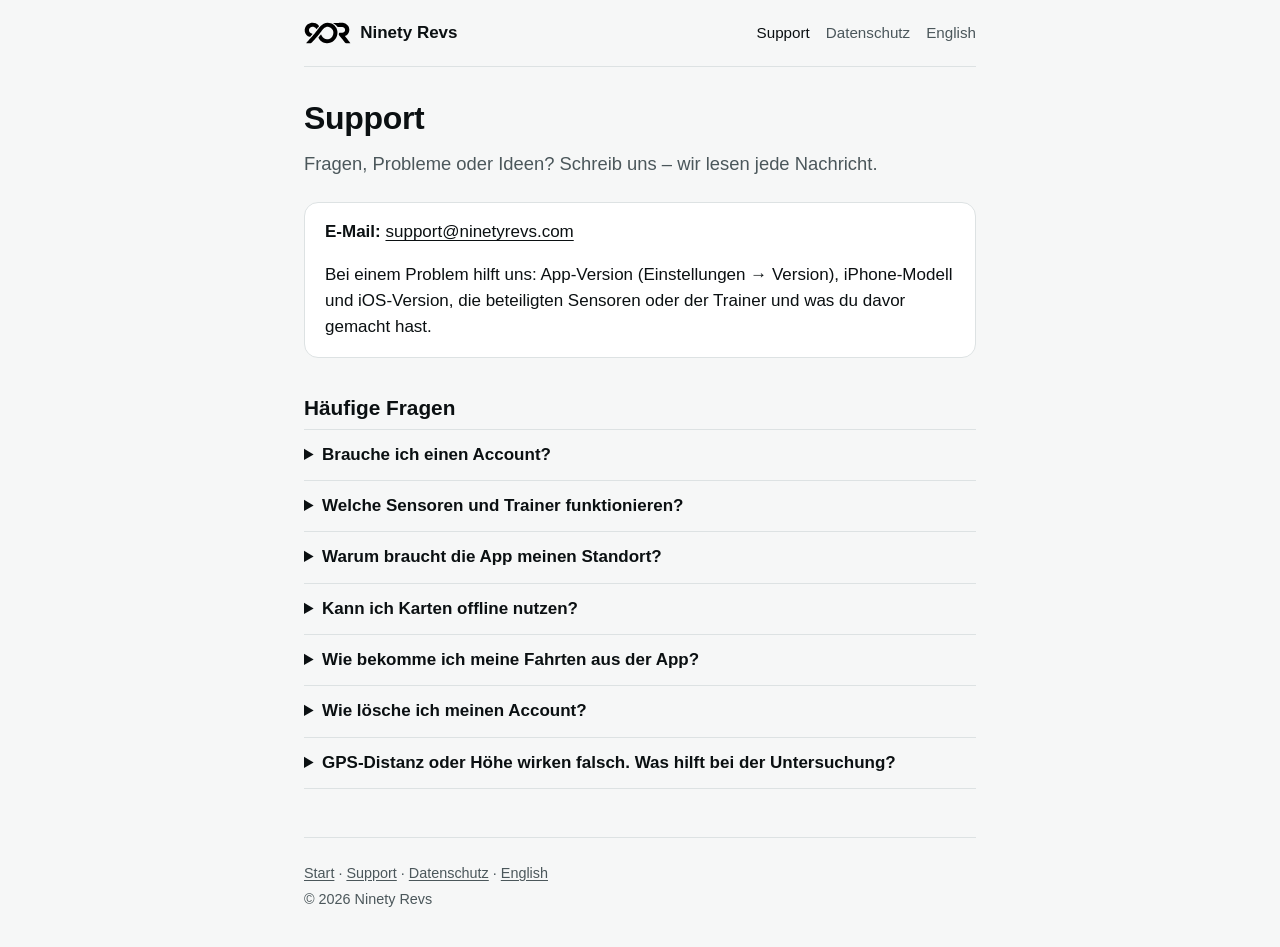
<file: de/support/index.html>
<!doctype html>
<html lang="de">
<head>
<meta charset="utf-8">
<meta name="viewport" content="width=device-width, initial-scale=1, viewport-fit=cover">
<title>Support – Ninety Revs</title>
<meta name="description" content="Hilfe und Kontakt für die iPhone-App Ninety Revs.">
<meta name="color-scheme" content="light dark">
<link rel="stylesheet" href="../../assets/site.css">
<link rel="icon" href="../../favicon.png" type="image/png">
<link rel="apple-touch-icon" href="../../apple-touch-icon.png">
<link rel="alternate" hreflang="en" href="https://ninetyrevs.com/support/">
<link rel="alternate" hreflang="de" href="https://ninetyrevs.com/de/support/">
<link rel="canonical" href="https://ninetyrevs.com/de/support/">
</head>
<body>
<div class="wrap">
<header class="site">
  <a class="brand" href="../"><picture><source srcset="../../assets/90r-white.svg" media="(prefers-color-scheme: dark)"><img src="../../assets/90r-black.svg" alt="" width="47" height="22"></picture>Ninety Revs</a>
  <nav class="site" aria-label="Hauptnavigation">
    <a href="./" aria-current="page">Support</a>
    <a href="../privacy/">Datenschutz</a>
    <a href="../../support/" hreflang="en" lang="en">English</a>
  </nav>
</header>
<main>
<h1>Support</h1>
<p class="lead">Fragen, Probleme oder Ideen? Schreib uns – wir lesen jede Nachricht.</p>

<div class="box">
<p><strong>E-Mail:</strong> <a href="mailto:support@ninetyrevs.com">support@ninetyrevs.com</a></p>
<p>Bei einem Problem hilft uns: App-Version (Einstellungen → Version), iPhone-Modell und iOS-Version, die beteiligten Sensoren oder der Trainer und was du davor gemacht hast.</p>
</div>

<h2>Häufige Fragen</h2>

<details>
<summary>Brauche ich einen Account?</summary>
<p>Nein. Fahrten, Workouts, Routen und dein Aktivitätenverlauf funktionieren ohne Account und ohne Internetverbindung. Der optionale Account (Einstellungen → Account, „Mit Apple anmelden“) sichert deine Aktivitäten und hält dein Fahrerprofil auf allen deinen Geräten aktuell.</p>
</details>

<details>
<summary>Welche Sensoren und Trainer funktionieren?</summary>
<p>Ninety Revs verbindet sich per Bluetooth mit gängigen Herzfrequenzmessern, Trittfrequenzsensoren und Smart Trainern, die den FTMS-Standard unterstützen. Unter Einstellungen → Sensoren speicherst du einen Sensor pro Typ; die App verbindet sich automatisch wieder mit ihm.</p>
</details>

<details>
<summary>Warum braucht die App meinen Standort?</summary>
<p>Um bei einer Outdoor-Fahrt Strecke, Distanz und Höhe aufzuzeichnen – auch bei gesperrtem Bildschirm –, deine Position auf der Karte zu zeigen und das Wetter für deinen Ort zu laden. Die App fragt nur nach Zugriff „Beim Verwenden der App“.</p>
</details>

<details>
<summary>Kann ich Karten offline nutzen?</summary>
<p>Ja, für die Schweiz und Liechtenstein: Für eine importierte Route kannst du ein swisstopo-Kartenpaket entlang der Route laden und ohne Verbindung nutzen.</p>
</details>

<details>
<summary>Wie bekomme ich meine Fahrten aus der App?</summary>
<p>Öffne eine Aktivität, tippe oben rechts auf das Menü und wähle „GPX exportieren“. Die Datei kannst du dann in jeder App sichern oder teilen.</p>
</details>

<details>
<summary>Wie lösche ich meinen Account?</summary>
<p>Unter Einstellungen → Account → Account löschen, danach bestätigst du bei Apple. Dein Account, deine Aktivitätensicherung und dein abgeglichenes Fahrerprofil werden endgültig gelöscht; Aktivitäten und Einstellungen auf deinem iPhone bleiben. Details stehen in der <a href="../privacy/#account">Datenschutzerklärung</a>.</p>
</details>

<details>
<summary>GPS-Distanz oder Höhe wirken falsch. Was hilft bei der Untersuchung?</summary>
<p>Schalte vor der nächsten Outdoor-Fahrt Einstellungen → Diagnose &amp; Entwicklung → Outdoor-Diagnose aufzeichnen ein. Öffne danach die Aktivität, wähle „Diagnosepaket exportieren“ und schick es an <a href="mailto:support@ninetyrevs.com">support@ninetyrevs.com</a>. Das Paket enthält genaue Orte und Zeiten; schick es nur, wenn das für dich in Ordnung ist.</p>
</details>
</main>
<footer class="site">
  <p><a href="../">Start</a> · <a href="./">Support</a> · <a href="../privacy/">Datenschutz</a> · <a href="../../support/" hreflang="en" lang="en">English</a></p>
  <p>© 2026 Ninety Revs</p>
</footer>
</div>
</body>
</html>
</file>
<file: assets/site.css>
/* Ninety Revs website. System fonts only; no external resources. */
:root {
  color-scheme: light dark;
  --bg: #f6f7f7;
  --surface: #ffffff;
  --text: #0b1012;
  --muted: #4b575b;
  --line: #dde2e3;
  --link: #0b1012;
  --accent: #69777b;
}

@media (prefers-color-scheme: dark) {
  :root {
    --bg: #070a0b;
    --surface: #11181b;
    --text: #f2f4f4;
    --muted: #a3afb2;
    --line: #243035;
    --link: #ffffff;
    --accent: #8d9a9e;
  }
}

*,
*::before,
*::after { box-sizing: border-box; }

html { -webkit-text-size-adjust: 100%; text-size-adjust: 100%; }

body {
  margin: 0;
  background: var(--bg);
  color: var(--text);
  font: 17px/1.55 -apple-system, BlinkMacSystemFont, "Segoe UI", Roboto, "Helvetica Neue", Arial, sans-serif;
}

.wrap {
  max-width: 44rem;
  margin: 0 auto;
  padding: 0 max(1rem, env(safe-area-inset-left)) 0 max(1rem, env(safe-area-inset-right));
}

header.site {
  display: flex;
  align-items: center;
  justify-content: space-between;
  gap: 1rem;
  padding: 1.25rem 0;
  border-bottom: 1px solid var(--line);
}

header.site a.brand { display: inline-flex; align-items: center; gap: 0.6rem; color: var(--text); text-decoration: none; font-weight: 600; }
header.site a.brand img { display: block; height: 22px; width: auto; }

nav.site { display: flex; flex-wrap: wrap; gap: 0.25rem 1rem; font-size: 0.95rem; }
nav.site a { color: var(--muted); text-decoration: none; }
nav.site a:hover, nav.site a[aria-current="page"] { color: var(--text); }

main { padding: 2rem 0 3rem; }

h1 { font-size: 2rem; line-height: 1.2; letter-spacing: -0.01em; margin: 0 0 0.75rem; }
h2 { font-size: 1.3rem; line-height: 1.3; margin: 2.25rem 0 0.5rem; }
h3 { font-size: 1.05rem; margin: 1.5rem 0 0.25rem; }
p, ul, ol, dl { margin: 0 0 1rem; }
ul, ol { padding-left: 1.25rem; }
li { margin: 0.25rem 0; }

a { color: var(--link); text-underline-offset: 0.15em; }

.lead { font-size: 1.15rem; color: var(--muted); }
.meta { color: var(--muted); font-size: 0.95rem; }

.hero { text-align: center; padding: 2rem 0 1rem; }
.hero img.icon { width: 128px; height: 128px; border-radius: 28px; display: block; margin: 0 auto 1.5rem; box-shadow: 0 6px 24px rgb(0 0 0 / 0.18); }
.hero h1 { font-size: 2.4rem; }

.cards { display: grid; gap: 1rem; grid-template-columns: repeat(auto-fit, minmax(14rem, 1fr)); margin: 2rem 0; }
.card { display: block; padding: 1.1rem 1.25rem; background: var(--surface); border: 1px solid var(--line); border-radius: 14px; color: var(--text); text-decoration: none; }
.card strong { display: block; font-size: 1.05rem; margin-bottom: 0.2rem; }
.card span { color: var(--muted); font-size: 0.95rem; }
.card:hover { border-color: var(--accent); }

.box { padding: 1rem 1.25rem; background: var(--surface); border: 1px solid var(--line); border-radius: 14px; margin: 1.5rem 0; }
.box p:last-child, .box ul:last-child { margin-bottom: 0; }

details { border-top: 1px solid var(--line); padding: 0.75rem 0; }
details:last-of-type { border-bottom: 1px solid var(--line); }
summary { cursor: pointer; font-weight: 600; }
details > :not(summary) { margin-top: 0.5rem; }

footer.site { border-top: 1px solid var(--line); padding: 1.25rem 0 max(2rem, env(safe-area-inset-bottom)); color: var(--muted); font-size: 0.9rem; }
footer.site a { color: var(--muted); }
footer.site p { margin: 0.25rem 0; }

@media (max-width: 30rem) {
  h1 { font-size: 1.7rem; }
  .hero h1 { font-size: 2rem; }
  header.site { flex-direction: column; align-items: flex-start; gap: 0.5rem; }
}
</file>
